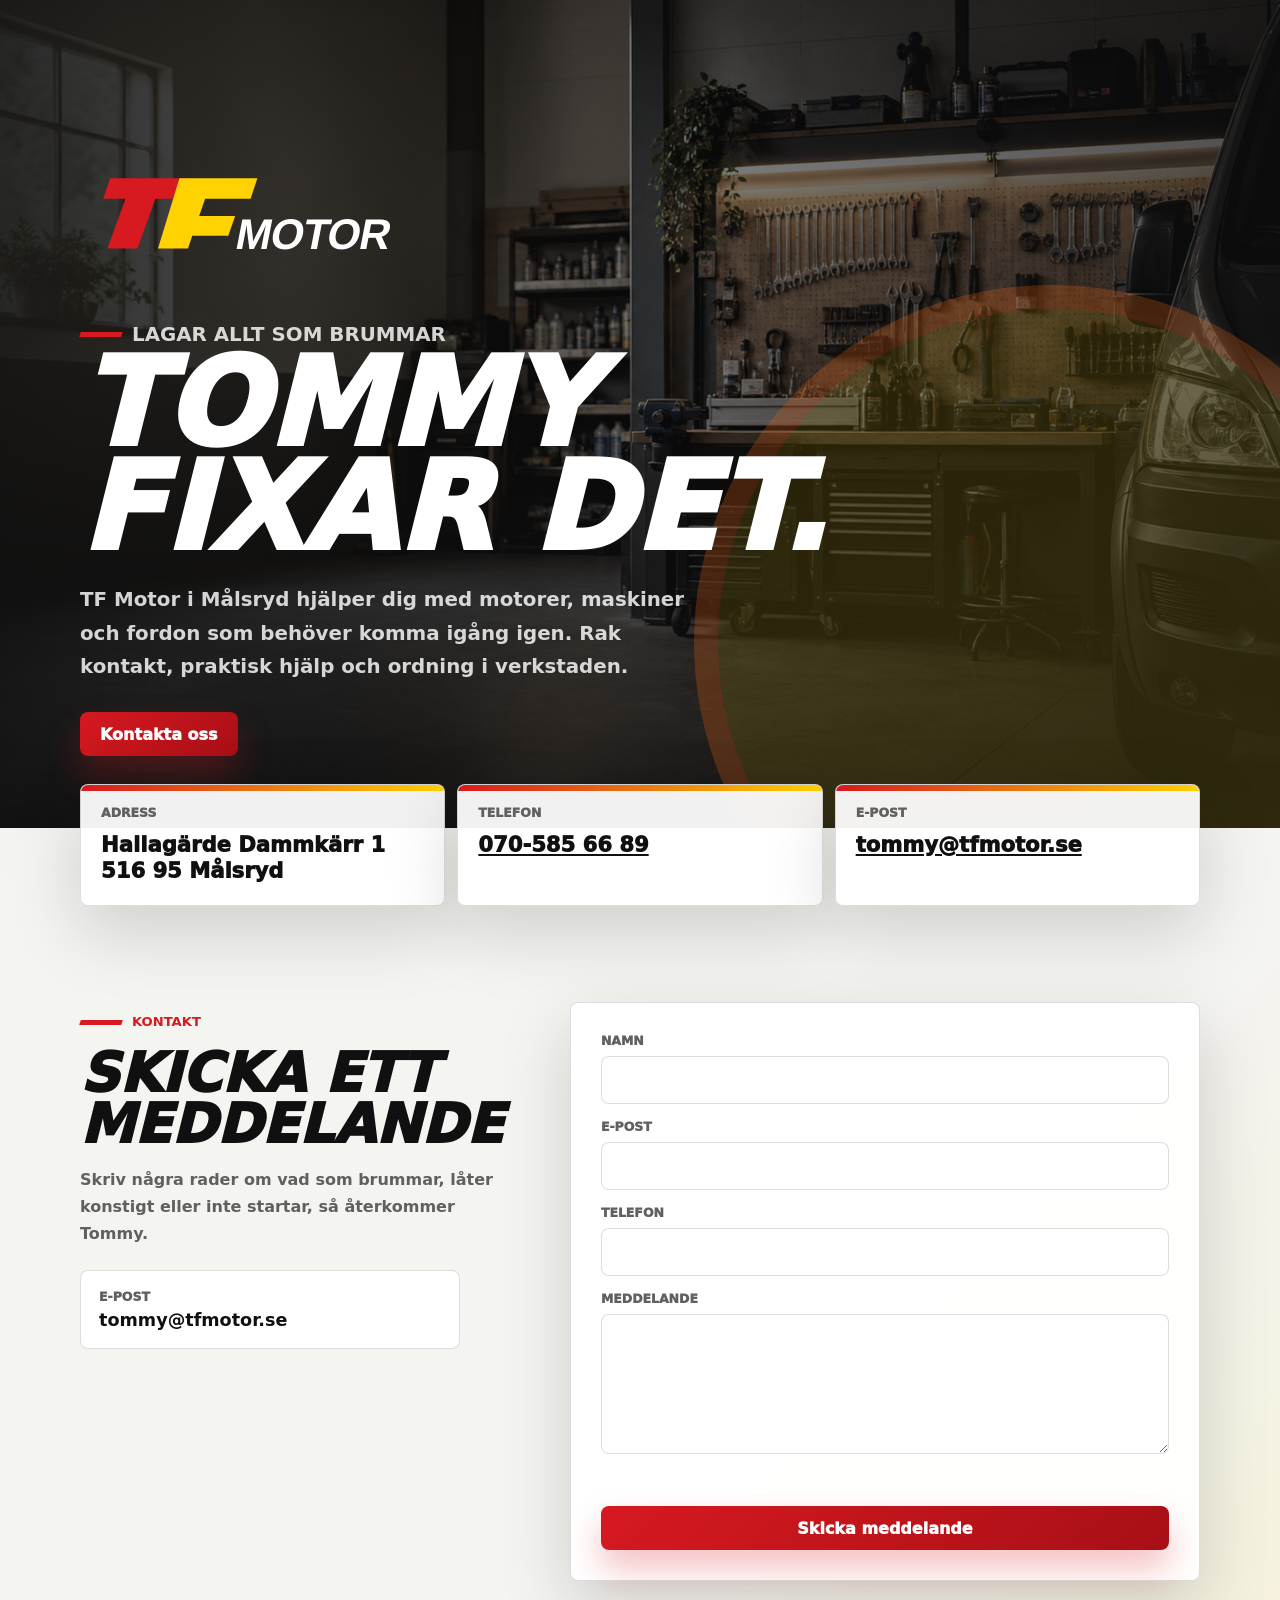
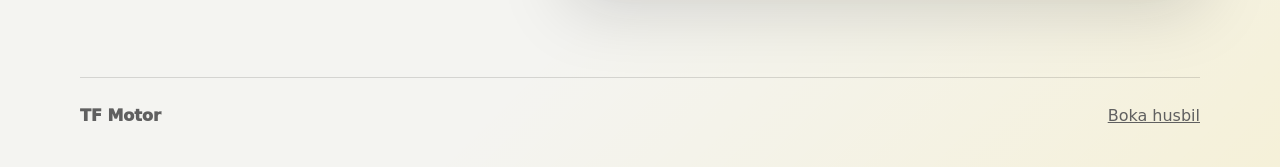
<file: index.html>
<!doctype html>
<html lang="sv">
  <head>
    <meta charset="UTF-8" />
    <meta name="viewport" content="width=device-width, initial-scale=1.0" />
    <meta
      name="description"
      content="TF Motor - Tommy lagar allt som brummar i Målsryd."
    />
    <meta name="theme-color" content="#111111" />
    <title>TF Motor</title>
    <link rel="icon" href="favicon.svg" type="image/svg+xml" />
    <link rel="preload" as="image" href="tfmotor-assets/workshop.png" />
    <link rel="stylesheet" href="styles.css" />
  </head>
  <body>
    <main>
      <section class="hero">
        <img src="tfmotor-assets/workshop.png" alt="Ren motorverkstad med verktyg och fordon" />
        <div class="hero-shade"></div>
        <div class="hero-content">
          <img class="hero-logo" src="tfmotor-assets/tfmotor-logo.svg" alt="TF Motor" />
          <p class="kicker">Lagar allt som brummar</p>
          <h1>Tommy fixar det.</h1>
          <p>
            TF Motor i Målsryd hjälper dig med motorer, maskiner och fordon
            som behöver komma igång igen. Rak kontakt, praktisk hjälp och
            ordning i verkstaden.
          </p>
          <div class="hero-actions">
            <a class="primary-button" href="#kontakt">Kontakta oss</a>
          </div>
        </div>
      </section>

      <section class="info-band" aria-label="Kontaktuppgifter">
        <article>
          <span>Adress</span>
          <strong>Hallagärde Dammkärr 1<br />516 95 Målsryd</strong>
        </article>
        <article>
          <span>Telefon</span>
          <strong><a href="tel:+46705856689">070-585 66 89</a></strong>
        </article>
        <article>
          <span>E-post</span>
          <strong><a href="mailto:tommy@tfmotor.se">tommy@tfmotor.se</a></strong>
        </article>
      </section>

      <section id="kontakt" class="contact-section">
        <div class="contact-copy">
          <p class="kicker">Kontakt</p>
          <h2>Skicka ett<br />meddelande</h2>
          <p>
            Skriv några rader om vad som brummar, låter konstigt eller inte
            startar, så återkommer Tommy.
          </p>
          <div class="mail-card">
            <span>E-post</span>
            <strong>tommy@tfmotor.se</strong>
          </div>
        </div>

        <form id="contactForm" class="contact-form" action="contact.php" method="post">
          <label>
            <span>Namn</span>
            <input name="name" type="text" autocomplete="name" required />
          </label>
          <label>
            <span>E-post</span>
            <input name="email" type="email" autocomplete="email" required />
          </label>
          <label>
            <span>Telefon</span>
            <input name="phone" type="tel" autocomplete="tel" />
          </label>
          <label>
            <span>Meddelande</span>
            <textarea name="message" rows="6" required></textarea>
          </label>
          <label class="honeypot">
            <span>Lämna tomt</span>
            <input name="website" type="text" tabindex="-1" autocomplete="off" />
          </label>
          <p id="formStatus" class="form-status" role="status" aria-live="polite"></p>
          <button class="primary-button" type="submit">Skicka meddelande</button>
        </form>
      </section>
    </main>

    <footer class="footer">
      <span>TF Motor</span>
      <a id="camperLinkFooter" href="/husbil/">Boka husbil</a>
    </footer>

    <script src="app.js" defer></script>
  </body>
</html>
</file>
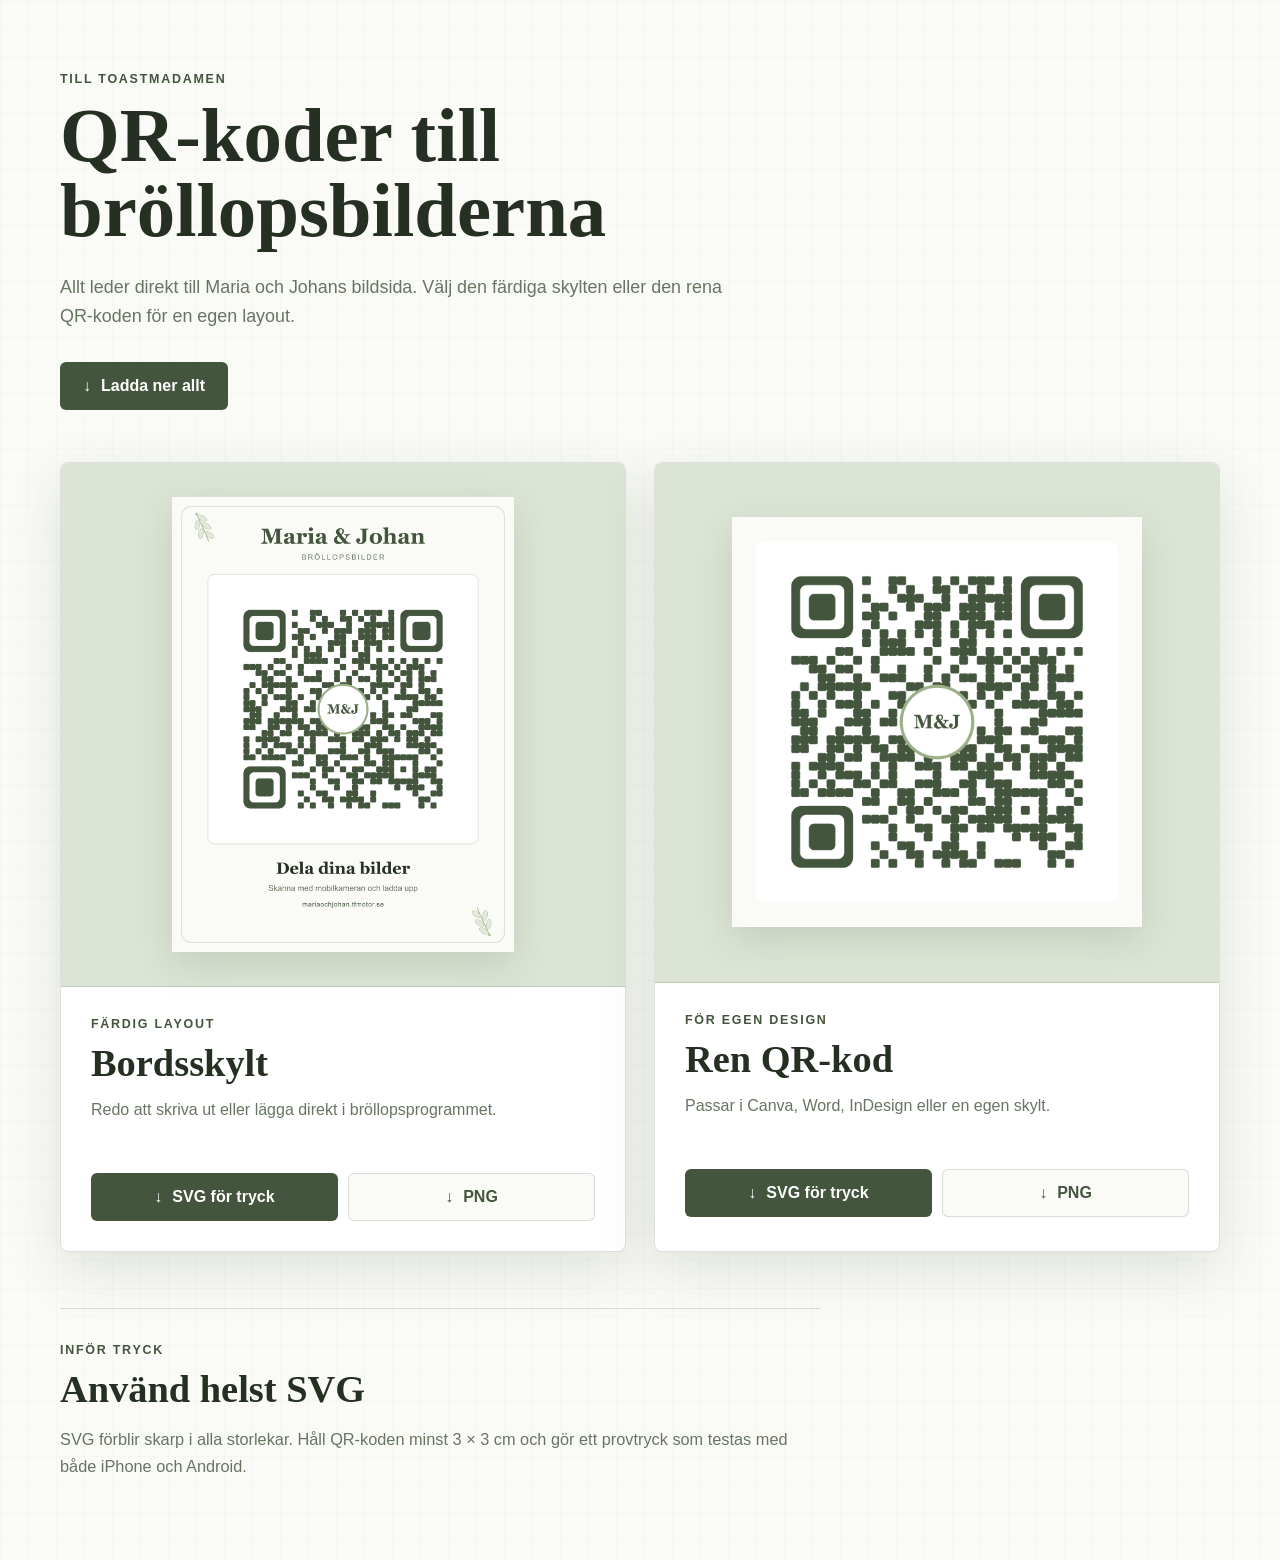
<file: mariaochjohan/qrkoder/index.html>
<!doctype html>
<html lang="sv">
  <head>
    <meta charset="UTF-8" />
    <meta name="viewport" content="width=device-width, initial-scale=1.0" />
    <meta name="robots" content="noindex, nofollow" />
    <meta name="theme-color" content="#9caf88" />
    <meta name="description" content="QR-koder och tryckfiler för Maria och Johans bröllopsbilder." />
    <title>QR-koder · Maria & Johan</title>
    <link rel="icon" href="../favicon.svg" type="image/svg+xml" />
    <link rel="stylesheet" href="styles.css" />
  </head>
  <body>
    <main>
      <header class="intro">
        <p class="eyebrow">Till toastmadamen</p>
        <h1>QR-koder till bröllopsbilderna</h1>
        <p class="lede">
          Allt leder direkt till Maria och Johans bildsida. Välj den färdiga skylten eller den rena QR-koden för en egen layout.
        </p>
        <a class="download-all" href="maria-johan-qrkoder.zip" download>
          <span aria-hidden="true">↓</span>
          Ladda ner allt
        </a>
      </header>

      <section class="downloads" aria-label="QR-filer">
        <article class="download-item">
          <div class="preview portrait">
            <img src="files/maria-johan-qr-skylt.png" alt="Färdig salviagrön QR-skylt för Maria och Johan" />
          </div>
          <div class="item-copy">
            <p class="eyebrow">Färdig layout</p>
            <h2>Bordsskylt</h2>
            <p>Redo att skriva ut eller lägga direkt i bröllopsprogrammet.</p>
            <div class="actions">
              <a href="files/maria-johan-qr-skylt.svg" download><span aria-hidden="true">↓</span> SVG för tryck</a>
              <a href="files/maria-johan-qr-skylt.png" download><span aria-hidden="true">↓</span> PNG</a>
            </div>
          </div>
        </article>

        <article class="download-item">
          <div class="preview square">
            <img src="files/maria-johan-qr.png" alt="Ren salviagrön QR-kod med monogrammet M och J" />
          </div>
          <div class="item-copy">
            <p class="eyebrow">För egen design</p>
            <h2>Ren QR-kod</h2>
            <p>Passar i Canva, Word, InDesign eller en egen skylt.</p>
            <div class="actions">
              <a href="files/maria-johan-qr.svg" download><span aria-hidden="true">↓</span> SVG för tryck</a>
              <a href="files/maria-johan-qr.png" download><span aria-hidden="true">↓</span> PNG</a>
            </div>
          </div>
        </article>
      </section>

      <section class="print-note">
        <p class="eyebrow">Inför tryck</p>
        <h2>Använd helst SVG</h2>
        <p>
          SVG förblir skarp i alla storlekar. Håll QR-koden minst 3 × 3 cm och gör ett provtryck som testas med både iPhone och Android.
        </p>
      </section>
    </main>
  </body>
</html>
</file>
<file: styles.css>
:root {
  color-scheme: light;
  --ink: #101010;
  --muted: #606060;
  --paper: #ffffff;
  --mist: #f4f4f1;
  --red: #d71920;
  --yellow: #ffd200;
  --black: #101010;
  --line: rgba(16, 16, 16, 0.14);
  --shadow: 0 24px 70px rgba(16, 16, 16, 0.17);
  --radius: 8px;
  --font: Inter, ui-sans-serif, system-ui, -apple-system, BlinkMacSystemFont, "Segoe UI", sans-serif;
}

* {
  box-sizing: border-box;
}

html {
  min-height: 100%;
  scroll-behavior: smooth;
}

body {
  min-height: 100vh;
  margin: 0;
  color: var(--ink);
  background:
    linear-gradient(135deg, rgba(215, 25, 32, 0.06), transparent 30%),
    linear-gradient(315deg, rgba(255, 210, 0, 0.1), transparent 28%),
    var(--mist);
  font-family: var(--font);
}

a {
  color: inherit;
}

button,
input,
textarea {
  font: inherit;
}

img {
  display: block;
  max-width: 100%;
}

.primary-button,
.secondary-button {
  display: inline-flex;
  min-height: 44px;
  align-items: center;
  justify-content: center;
  border-radius: var(--radius);
  font-weight: 950;
  text-decoration: none;
  transition:
    transform 160ms ease,
    box-shadow 160ms ease,
    background 160ms ease;
}

.hero {
  position: relative;
  min-height: 92vh;
  isolation: isolate;
  overflow: hidden;
  color: var(--paper);
  background: var(--black);
}

.hero > img:not(.hero-logo) {
  position: absolute;
  inset: 0;
  z-index: -3;
  width: 100%;
  height: 100%;
  object-fit: cover;
  filter: grayscale(0.35) contrast(1.12);
}

.hero::after {
  position: absolute;
  inset: auto -10vw -19vh auto;
  z-index: -1;
  width: 52vw;
  height: 52vw;
  content: "";
  background: rgba(255, 210, 0, 0.12);
  border: 24px solid rgba(215, 25, 32, 0.16);
  border-radius: 50%;
}

.hero-shade {
  position: absolute;
  inset: 0;
  z-index: -2;
  background:
    linear-gradient(90deg, rgba(16, 16, 16, 0.9), rgba(16, 16, 16, 0.54) 52%, rgba(16, 16, 16, 0.74)),
    linear-gradient(0deg, rgba(16, 16, 16, 0.88), transparent 52%);
}

.hero-content {
  display: grid;
  width: min(1120px, calc(100% - 36px));
  min-height: 92vh;
  align-content: end;
  margin: 0 auto;
  padding: 72px 0;
  animation: fade-up 620ms ease both;
}

.hero-logo {
  width: min(360px, 72vw);
  height: auto;
  margin-bottom: 26px;
}

.kicker {
  display: inline-flex;
  width: fit-content;
  align-items: center;
  gap: 10px;
  margin: 0 0 14px;
  color: var(--yellow);
  font-size: 0.82rem;
  font-weight: 950;
  letter-spacing: 0;
  text-transform: uppercase;
}

.kicker::before {
  width: 42px;
  height: 5px;
  content: "";
  background: var(--red);
  transform: skewX(-18deg);
}

.hero h1 {
  max-width: 790px;
  margin: 0;
  color: var(--paper);
  font-size: clamp(3.4rem, 9.5vw, 8.6rem);
  font-style: italic;
  font-weight: 950;
  line-height: 0.86;
  letter-spacing: 0;
  text-transform: uppercase;
}

.hero p {
  max-width: 640px;
  margin: 22px 0 0;
  color: rgba(255, 255, 255, 0.82);
  font-size: clamp(1rem, 1.7vw, 1.24rem);
  font-weight: 650;
  line-height: 1.7;
}

.hero-actions {
  display: flex;
  flex-wrap: wrap;
  gap: 12px;
  margin-top: 28px;
}

.primary-button {
  border: 0;
  color: var(--paper);
  background: linear-gradient(135deg, var(--red), #a80f16);
  box-shadow: 0 18px 34px rgba(215, 25, 32, 0.28);
  padding: 0 20px;
}

.secondary-button {
  color: var(--ink);
  background: var(--yellow);
  border: 1px solid rgba(255, 210, 0, 0.55);
  padding: 0 20px;
}

.primary-button:hover,
.secondary-button:hover {
  transform: translateY(-2px);
  box-shadow: var(--shadow);
}

.info-band,
.contact-section,
.footer {
  width: min(1120px, calc(100% - 36px));
  margin-inline: auto;
}

.info-band {
  position: relative;
  z-index: 2;
  display: grid;
  grid-template-columns: repeat(3, minmax(0, 1fr));
  gap: 12px;
  margin-top: -44px;
}

.info-band article,
.contact-form,
.mail-card {
  background: rgba(255, 255, 255, 0.94);
  border: 1px solid var(--line);
  border-radius: var(--radius);
  box-shadow: var(--shadow);
}

.info-band article {
  position: relative;
  min-height: 122px;
  overflow: hidden;
  padding: 20px;
}

.info-band article::before {
  position: absolute;
  top: 0;
  right: 0;
  left: 0;
  height: 6px;
  content: "";
  background: linear-gradient(90deg, var(--red), var(--yellow));
}

.info-band span,
.mail-card span,
.contact-form label span {
  display: block;
  color: var(--muted);
  font-size: 0.78rem;
  font-weight: 950;
  text-transform: uppercase;
}

.info-band strong {
  display: block;
  margin-top: 12px;
  font-size: clamp(1.02rem, 2vw, 1.32rem);
  font-weight: 950;
  line-height: 1.22;
}

.contact-section {
  display: grid;
  grid-template-columns: minmax(0, 0.82fr) minmax(320px, 1.18fr);
  gap: clamp(22px, 5vw, 52px);
  padding: clamp(54px, 8vw, 96px) 0;
}

.contact-copy {
  align-self: start;
  padding-top: 8px;
}

.contact-copy .kicker {
  color: var(--red);
}

.contact-copy h2 {
  max-width: 430px;
  margin: 0;
  font-size: clamp(2.25rem, 4.25vw, 3.8rem);
  font-style: italic;
  font-weight: 950;
  line-height: 0.94;
  letter-spacing: 0;
  text-transform: uppercase;
}

.contact-copy p {
  max-width: 430px;
  color: var(--muted);
  font-weight: 650;
  line-height: 1.7;
}

.mail-card {
  display: grid;
  gap: 6px;
  width: min(100%, 380px);
  margin-top: 22px;
  padding: 18px;
  box-shadow: none;
}

.mail-card strong {
  font-size: 1.1rem;
}

.contact-form {
  display: grid;
  gap: 15px;
  padding: clamp(18px, 4vw, 30px);
}

.contact-form label {
  display: grid;
  gap: 8px;
}

.contact-form input,
.contact-form textarea {
  width: 100%;
  min-height: 48px;
  color: var(--ink);
  background: #ffffff;
  border: 1px solid var(--line);
  border-radius: var(--radius);
  outline: none;
  padding: 12px 14px;
}

.contact-form textarea {
  resize: vertical;
}

.contact-form input:focus,
.contact-form textarea:focus {
  border-color: rgba(215, 25, 32, 0.62);
  box-shadow: 0 0 0 4px rgba(255, 210, 0, 0.22);
}

.honeypot {
  position: absolute;
  left: -9999px;
}

.form-status {
  min-height: 22px;
  margin: 0;
  color: var(--red);
  font-weight: 850;
}

.footer {
  display: flex;
  align-items: center;
  justify-content: space-between;
  gap: 18px;
  padding: 28px 0 42px;
  color: var(--muted);
  border-top: 1px solid var(--line);
}

.footer span {
  font-weight: 950;
}

@keyframes fade-up {
  from {
    opacity: 0;
    transform: translateY(18px);
  }

  to {
    opacity: 1;
    transform: translateY(0);
  }
}

@media (max-width: 860px) {
  .info-band,
  .contact-section {
    grid-template-columns: 1fr;
  }

  .info-band {
    margin-top: 18px;
  }

  .contact-section {
    padding-top: 46px;
  }
}

@media (max-width: 520px) {
  .hero {
    min-height: auto;
  }

  .hero-content {
    min-height: auto;
    padding-top: 42px;
    padding-bottom: 34px;
  }

  .hero-logo {
    width: min(276px, 86vw);
    margin-bottom: 20px;
  }

  .hero h1 {
    font-size: clamp(2.8rem, 17vw, 4.5rem);
  }

  .hero-actions,
  .footer {
    align-items: stretch;
    flex-direction: column;
  }

  .hero-actions {
    display: none;
  }

  .primary-button,
  .secondary-button {
    width: 100%;
  }
}

@media (prefers-reduced-motion: reduce) {
  *,
  *::before,
  *::after {
    scroll-behavior: auto !important;
    animation-duration: 0.001ms !important;
    animation-iteration-count: 1 !important;
    transition-duration: 0.001ms !important;
  }
}
</file>
<file: mariaochjohan/qrkoder/styles.css>
:root {
  --sage: #9caf88;
  --sage-dark: #43553d;
  --sage-soft: #dce5d5;
  --paper: #fafbf7;
  --white: #ffffff;
  --ink: #253022;
  --muted: #687562;
  --line: rgba(67, 85, 61, 0.18);
  --shadow: 0 18px 55px rgba(58, 74, 52, 0.14);
}

* {
  box-sizing: border-box;
}

html {
  scroll-behavior: smooth;
}

body {
  margin: 0;
  color: var(--ink);
  background:
    linear-gradient(rgba(67, 85, 61, 0.025) 1px, transparent 1px),
    linear-gradient(90deg, rgba(67, 85, 61, 0.025) 1px, transparent 1px),
    var(--paper);
  background-size: 28px 28px;
  font-family: Arial, Helvetica, sans-serif;
}

main {
  width: min(1160px, calc(100% - 40px));
  margin: 0 auto;
  padding: 72px 0 80px;
}

.intro {
  max-width: 800px;
  margin-bottom: 52px;
}

.eyebrow {
  margin: 0 0 12px;
  color: var(--sage-dark);
  font-size: 0.78rem;
  font-weight: 800;
  letter-spacing: 0.14em;
  text-transform: uppercase;
}

h1,
h2 {
  margin: 0;
  font-family: Georgia, "Times New Roman", serif;
  letter-spacing: 0;
}

h1 {
  max-width: 760px;
  font-size: clamp(2.5rem, 6vw, 5.25rem);
  line-height: 0.98;
}

h2 {
  font-size: clamp(1.75rem, 3vw, 2.55rem);
  line-height: 1.06;
}

.lede {
  max-width: 680px;
  margin: 24px 0 30px;
  color: var(--muted);
  font-size: 1.12rem;
  line-height: 1.65;
}

.download-all,
.actions a {
  display: inline-flex;
  min-height: 48px;
  align-items: center;
  justify-content: center;
  gap: 10px;
  border: 1px solid transparent;
  border-radius: 6px;
  color: var(--white);
  background: var(--sage-dark);
  font-weight: 800;
  text-decoration: none;
  transition:
    transform 160ms ease,
    background 160ms ease;
}

.download-all {
  padding: 0 22px;
}

.download-all:hover,
.actions a:hover {
  transform: translateY(-2px);
  background: #34442f;
}

.download-all:focus-visible,
.actions a:focus-visible {
  outline: 3px solid var(--sage);
  outline-offset: 3px;
}

.downloads {
  display: grid;
  grid-template-columns: repeat(2, minmax(0, 1fr));
  gap: 28px;
}

.download-item {
  overflow: hidden;
  border: 1px solid var(--line);
  border-radius: 8px;
  background: var(--white);
  box-shadow: var(--shadow);
}

.preview {
  display: grid;
  min-height: 520px;
  place-items: center;
  padding: 34px;
  border-bottom: 1px solid var(--line);
  background: var(--sage-soft);
}

.preview img {
  display: block;
  width: auto;
  max-width: 100%;
  object-fit: contain;
  box-shadow: 0 12px 35px rgba(58, 74, 52, 0.15);
}

.preview.portrait img {
  max-height: 455px;
}

.preview.square img {
  max-height: 410px;
}

.item-copy {
  padding: 30px;
}

.item-copy > p:not(.eyebrow) {
  min-height: 52px;
  margin: 14px 0 24px;
  color: var(--muted);
  line-height: 1.6;
}

.actions {
  display: flex;
  flex-wrap: wrap;
  gap: 10px;
}

.actions a {
  flex: 1 1 150px;
  padding: 0 16px;
}

.actions a:last-child {
  border-color: var(--line);
  color: var(--sage-dark);
  background: var(--paper);
}

.actions a:last-child:hover {
  background: var(--sage-soft);
}

.print-note {
  max-width: 760px;
  margin-top: 56px;
  padding-top: 34px;
  border-top: 1px solid var(--line);
}

.print-note > p:last-child {
  margin: 16px 0 0;
  color: var(--muted);
  font-size: 1.02rem;
  line-height: 1.65;
}

@media (max-width: 760px) {
  main {
    width: min(100% - 28px, 620px);
    padding: 44px 0 56px;
  }

  .intro {
    margin-bottom: 36px;
  }

  .downloads {
    grid-template-columns: 1fr;
  }

  .preview {
    min-height: 390px;
    padding: 24px;
  }

  .preview.portrait img {
    max-height: 350px;
  }

  .preview.square img {
    max-height: 320px;
  }

  .item-copy {
    padding: 24px;
  }

  .item-copy > p:not(.eyebrow) {
    min-height: 0;
  }
}

@media (prefers-reduced-motion: reduce) {
  *,
  *::before,
  *::after {
    scroll-behavior: auto !important;
    transition: none !important;
  }
}
</file>
